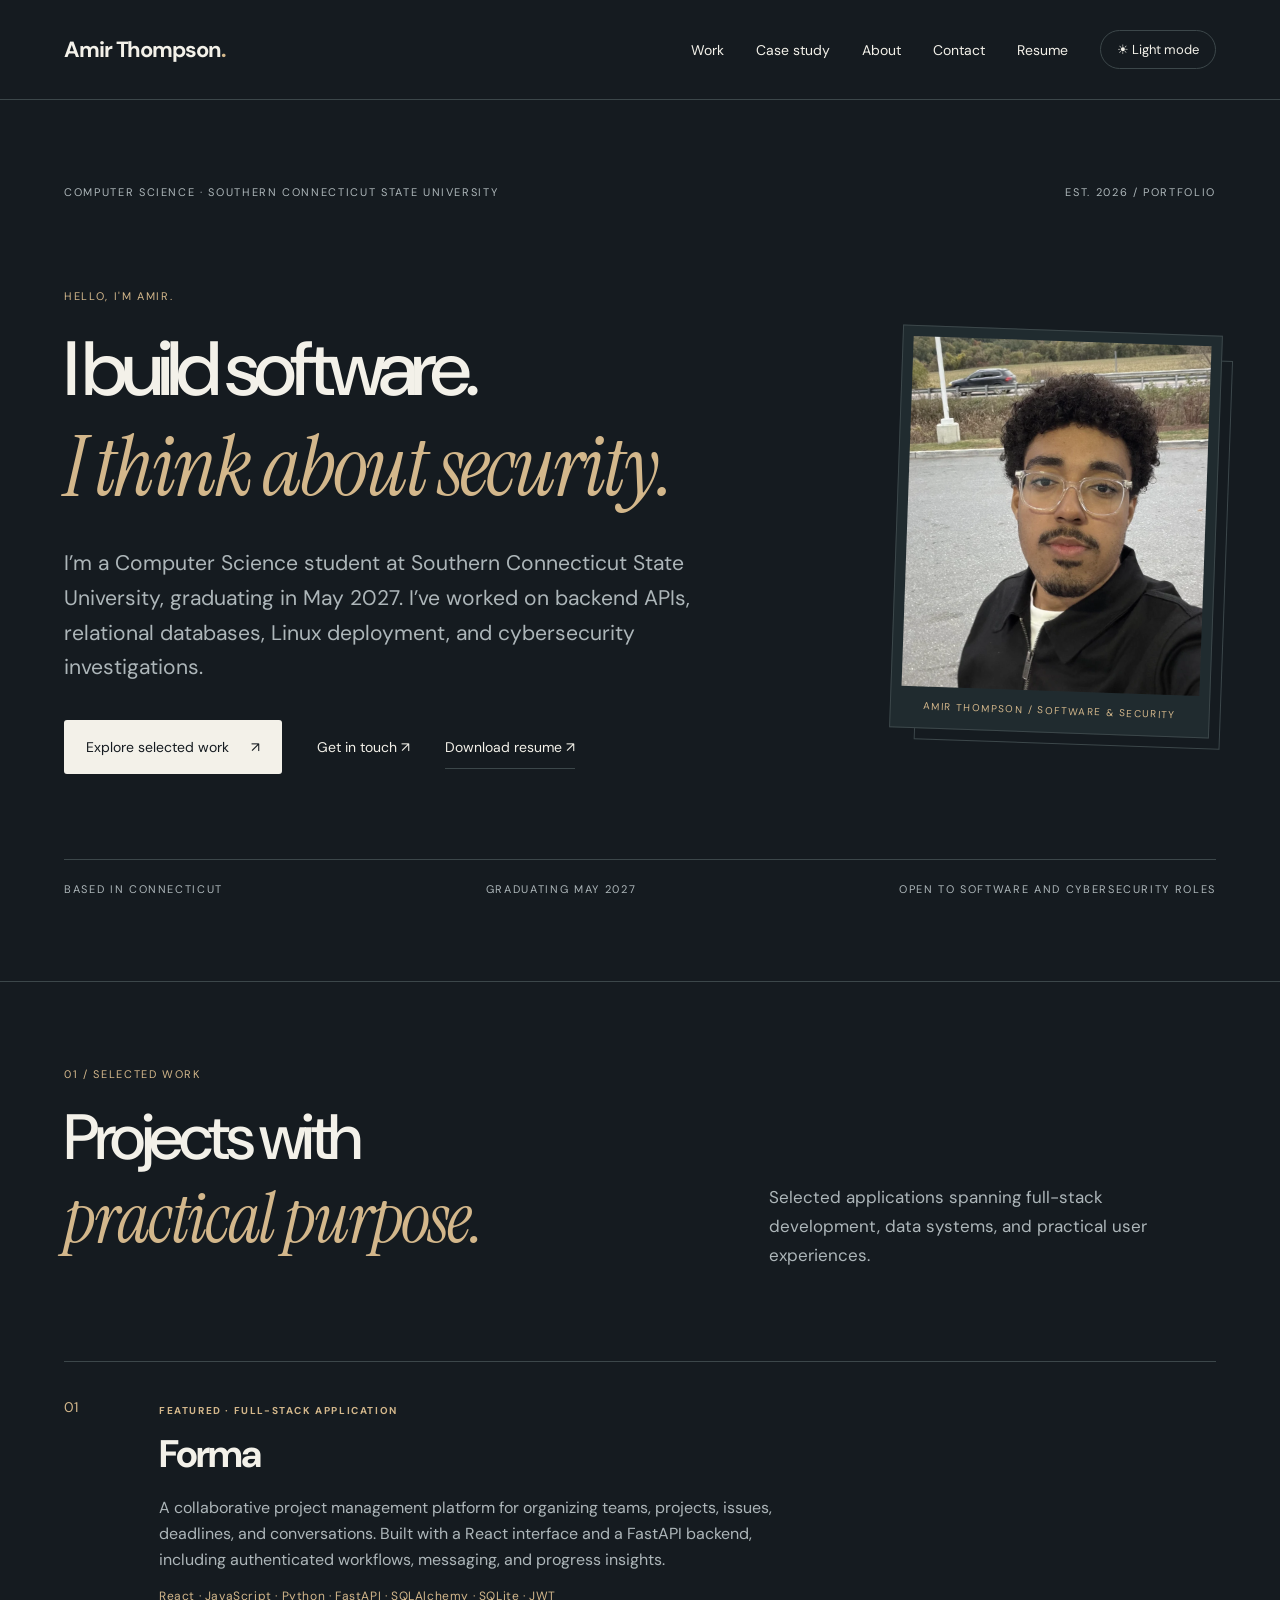
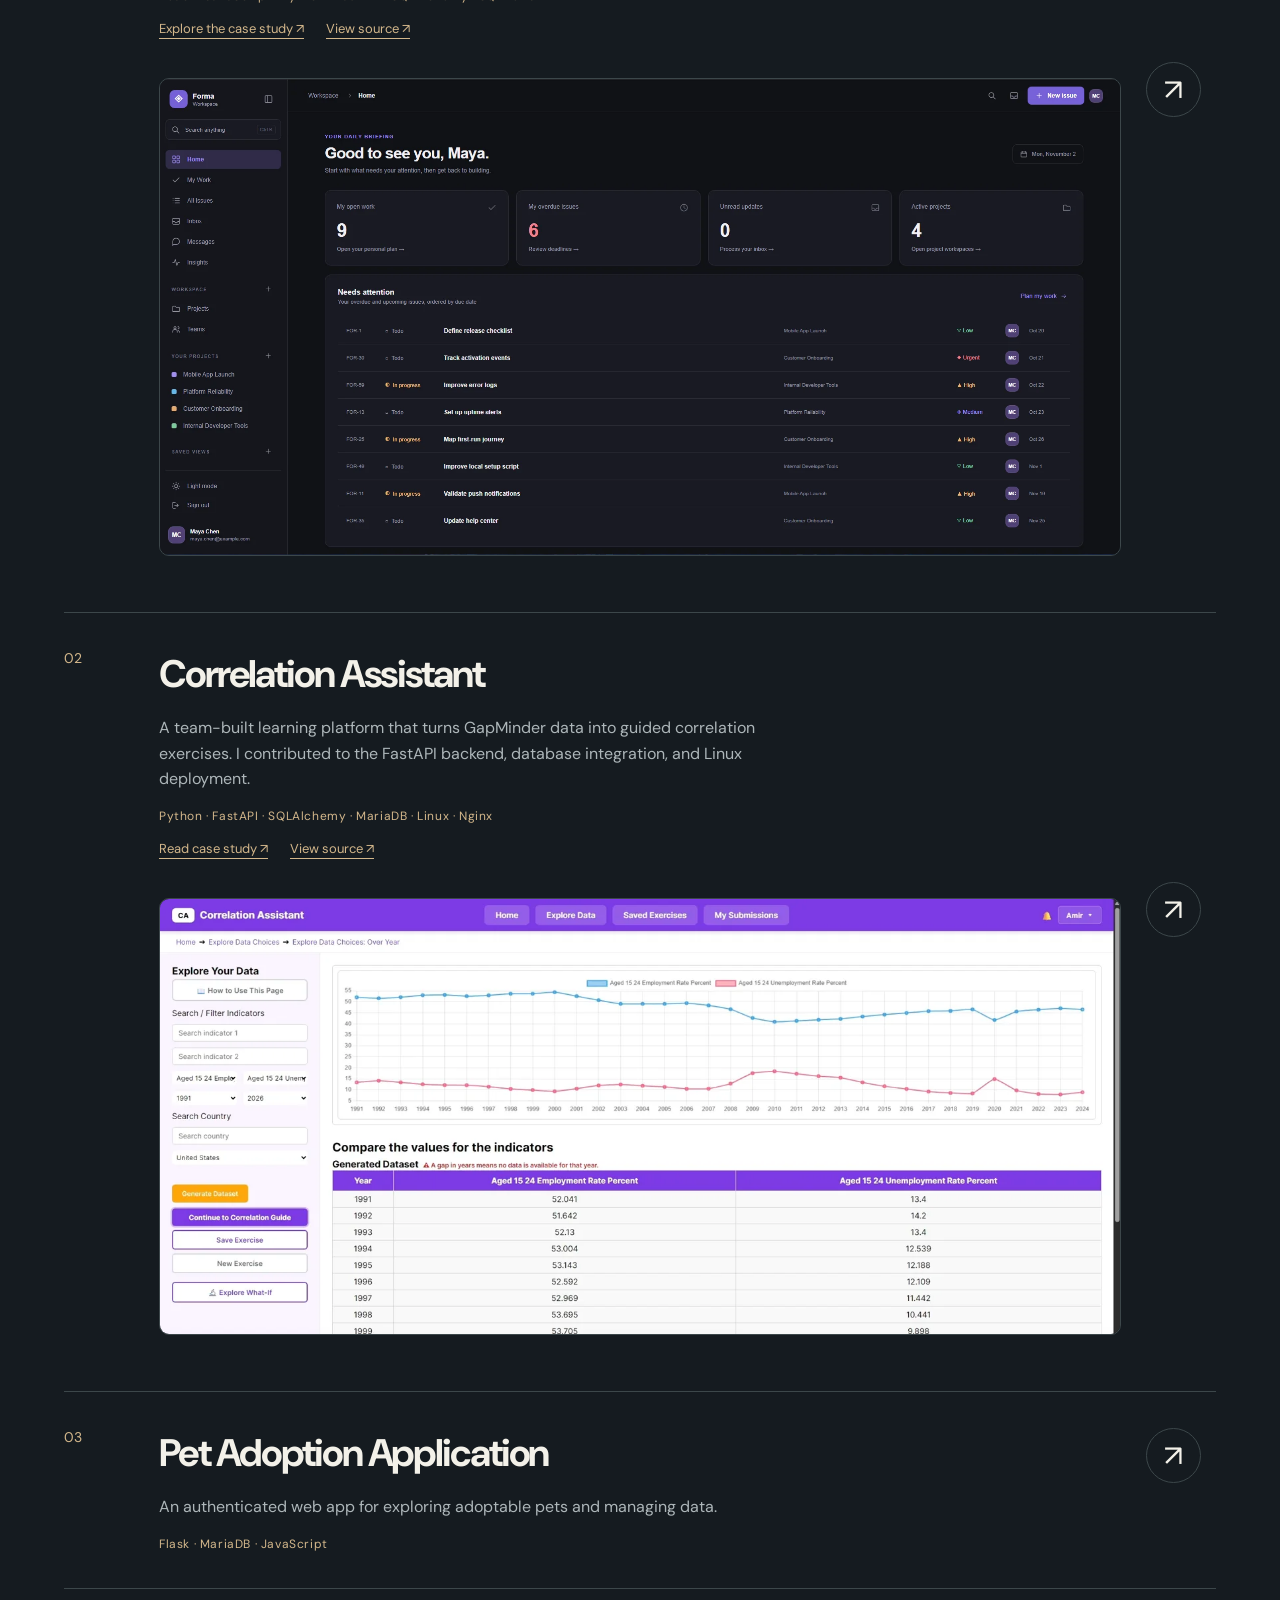
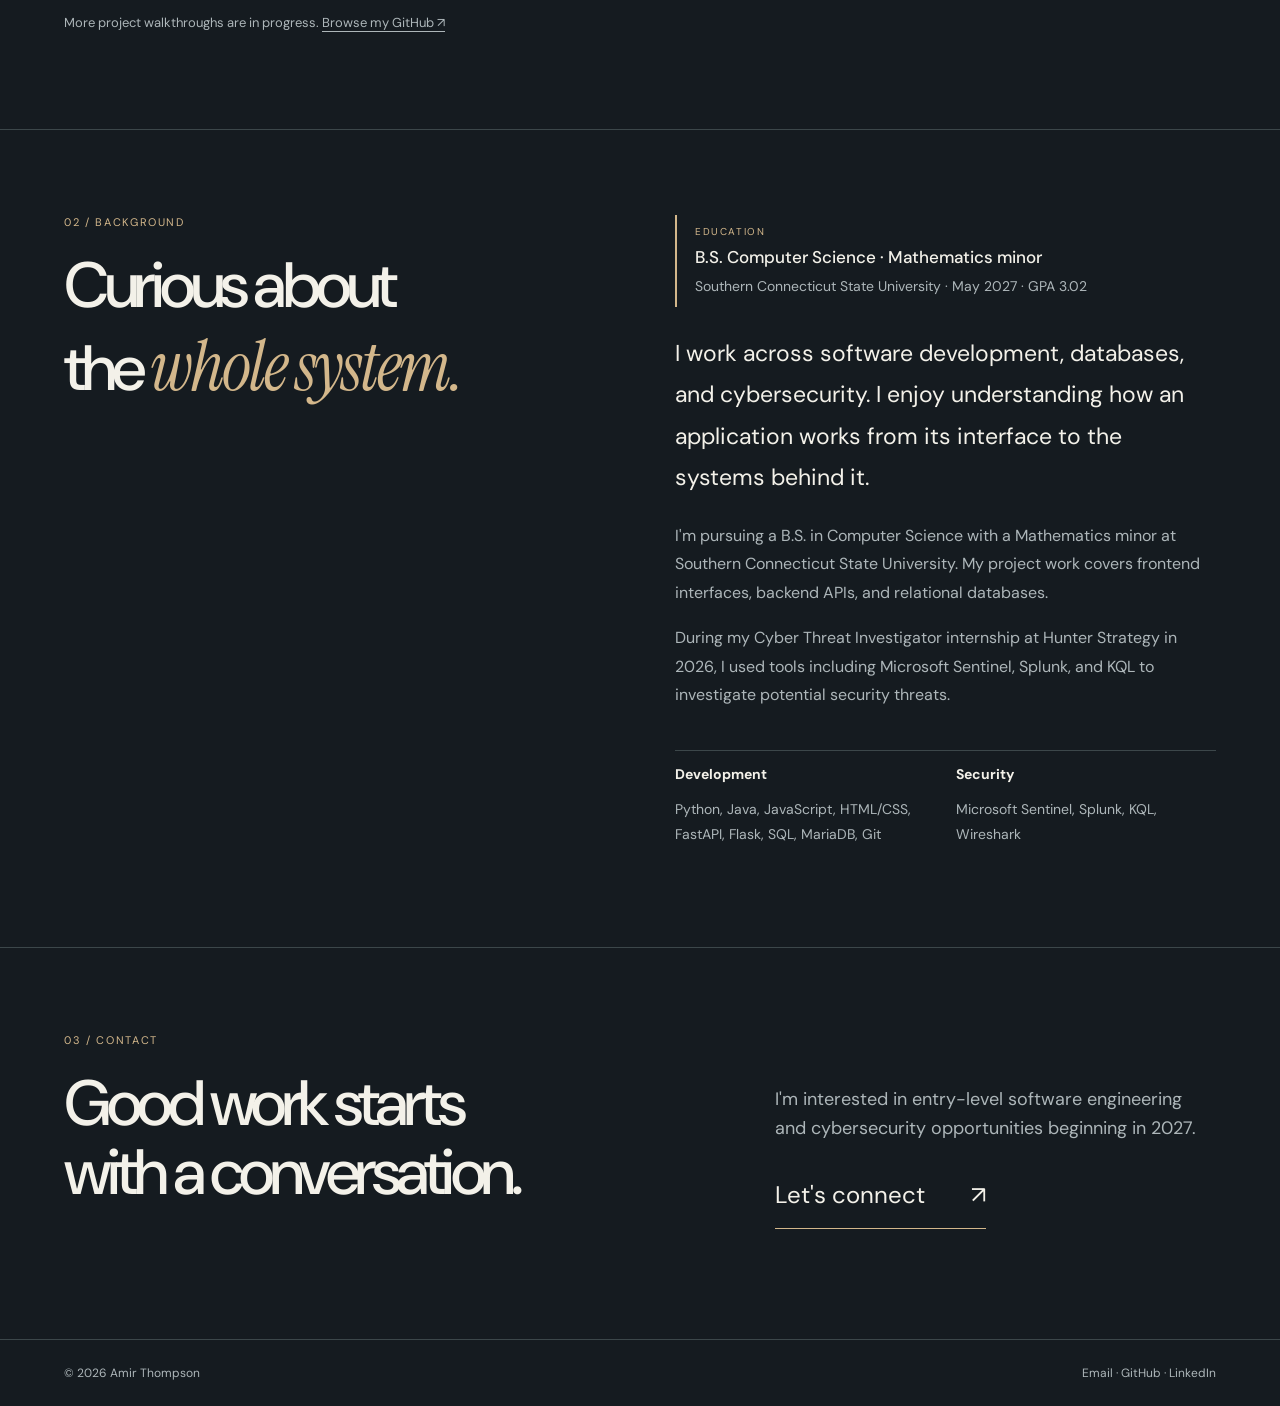
<file: index.html>
<!DOCTYPE html>

<html data-theme="dark" lang="en"><head><meta charset="utf-8"/><meta content="width=device-width,initial-scale=1" name="viewport"/><meta content="Amir Thompson. Computer Science student working across software development and cybersecurity." name="description"/><title>Amir Thompson | Software &amp; Security</title><link href="style.css" rel="stylesheet"/><script defer="" src="script.js"></script></head><body><header class="nav"><a class="wordmark" href="#home">Amir Thompson<span class="mark">.</span></a><nav aria-label="Main"><a href="#work">Work</a><a href="correlation-assistant.html">Case study</a><a href="#about">About</a><a href="#contact">Contact</a><a download="amir_thompson_resume.docx" href="amir_thompson_resume.docx">Resume</a><button data-theme-toggle="" type="button">☀ Light mode</button></nav></header><main id="home"><section class="intro"><div class="intro-top"><span>COMPUTER SCIENCE · SOUTHERN CONNECTICUT STATE UNIVERSITY</span><span>EST. 2026 / PORTFOLIO</span></div><div class="intro-grid"><div><span class="eyebrow">Hello, I'm Amir.</span><h1>I build software.<br/><em>I think about security.</em></h1><p class="lead">I’m a Computer Science student at Southern Connecticut State University, graduating in May 2027. I’ve worked on backend APIs, relational databases, Linux deployment, and cybersecurity investigations.</p><div class="intro-actions"><a class="primary-link" href="#work">Explore selected work <span>↗</span></a><a href="mailto:tybthompson@outlook.com">Get in touch ↗</a><a class="resume-link" download="amir_thompson_resume.docx" href="amir_thompson_resume.docx">Download resume ↗</a></div></div><figure class="portrait-card"><img alt="Portrait of Amir Thompson" height="1000" loading="eager" src="assets/amir_headshot.webp" width="780"/><figcaption>AMIR THOMPSON  /  SOFTWARE &amp; SECURITY</figcaption></figure></div><div class="intro-bottom"><span>Based in Connecticut</span><span>Graduating May 2027</span><span>Open to software and cybersecurity roles</span></div></section><section class="work" id="work"><div class="section-heading"><div><span class="eyebrow">01 / Selected work</span><h2>Projects with<br/><i>practical purpose.</i></h2></div><p>Selected applications spanning full-stack development, data systems, and practical user experiences.</p></div><div class="project-list"><article class="project-row">
<div class="project-index">01</div>
<div class="project-title">
<span class="featured-label">FEATURED · FULL-STACK APPLICATION</span>
<h3>Forma</h3>
<p>A collaborative project management platform for organizing teams, projects, issues, deadlines, and conversations. Built with a React interface and a FastAPI backend, including authenticated workflows, messaging, and progress insights.</p>
<div class="stack">React · JavaScript · Python · FastAPI · SQLAlchemy · SQLite · JWT</div>
<div class="project-cta">
<a href="forma.html">Explore the case study ↗</a>
<a href="https://github.com/amirt2505/forma" rel="noopener noreferrer" target="_blank">View source ↗</a>
</div>
</div>
<a aria-label="Explore Forma project management application" class="project-thumb" href="forma.html">
<img alt="Forma home dashboard showing task priorities, overdue issues, and active projects" loading="lazy" src="assets/forma-home.webp"/>
</a>
<a aria-label="Read Forma case study" class="project-action" href="forma.html">↗</a>
</article><article class="project-row"><div class="project-index">02</div><div class="project-title"><h3>Correlation Assistant</h3><p>A team-built learning platform that turns GapMinder data into guided correlation exercises. I contributed to the FastAPI backend, database integration, and Linux deployment.</p><div class="stack">Python · FastAPI · SQLAlchemy · MariaDB · Linux · Nginx</div><div class="project-cta"><a href="correlation-assistant.html">Read case study ↗</a><a href="https://github.com/GK2026/CSC-400-Project" rel="noopener noreferrer" target="_blank">View source ↗</a></div></div><a aria-label="Read Correlation Assistant case study" class="project-thumb" href="correlation-assistant.html"><img alt="Correlation Assistant line chart comparing employment and unemployment rates across years" loading="lazy" src="assets/data-explorer.webp"/></a><a aria-label="View Correlation Assistant repository" class="project-action" href="https://github.com/GK2026/CSC-400-Project" rel="noopener" target="_blank">↗</a></article><article class="project-row"><div class="project-index">03</div><div class="project-title"><h3><a href="https://github.com/amirt2505/PetAdoptionSite" rel="noopener noreferrer" target="_blank">Pet Adoption Application</a></h3><p>An authenticated web app for exploring adoptable pets and managing data.</p><div class="stack">Flask · MariaDB · JavaScript</div></div><a aria-label="View Pet Adoption Application repository on GitHub" class="project-action" href="https://github.com/amirt2505/PetAdoptionSite" rel="noopener noreferrer" target="_blank">↗</a></article></div><p class="project-note">More project walkthroughs are in progress. <a href="https://github.com/amirt2505" rel="noopener noreferrer" target="_blank">Browse my GitHub ↗</a></p></section><section class="about" id="about"><div class="about-left"><span class="eyebrow">02 / Background</span><h2>Curious about<br/>the <i>whole system.</i></h2></div><div class="about-right"><div class="education-note"><span>EDUCATION</span><strong>B.S. Computer Science · Mathematics minor</strong><small>Southern Connecticut State University · May 2027 · GPA 3.02</small></div><p class="about-lead">I work across software development, databases, and cybersecurity. I enjoy understanding how an application works from its interface to the systems behind it.</p><p>I'm pursuing a B.S. in Computer Science with a Mathematics minor at Southern Connecticut State University. My project work covers frontend interfaces, backend APIs, and relational databases.</p><p>During my Cyber Threat Investigator internship at Hunter Strategy in 2026, I used tools including Microsoft Sentinel, Splunk, and KQL to investigate potential security threats.</p><div class="expertise"><div><h3>Development</h3><p>Python, Java, JavaScript, HTML/CSS, FastAPI, Flask, SQL, MariaDB, Git</p></div><div><h3>Security</h3><p>Microsoft Sentinel, Splunk, KQL, Wireshark</p></div></div></div></section><section class="contact" id="contact"><span class="eyebrow">03 / Contact</span><div class="contact-grid"><h2>Good work starts<br/>with a conversation.</h2><div><p>I'm interested in entry-level software engineering and cybersecurity opportunities beginning in 2027.</p><a class="contact-link" href="mailto:tybthompson@outlook.com">Let's connect <span>↗</span></a></div></div></section></main><footer><span>© <span data-year="">2026</span> Amir Thompson</span><span><a href="mailto:tybthompson@outlook.com">Email</a> · <a href="https://github.com/amirt2505" rel="noopener" target="_blank">GitHub</a> · <a href="https://www.linkedin.com/in/amir-thompson-aa70aa280" rel="noopener" target="_blank">LinkedIn</a></span></footer></body></html>
</file>
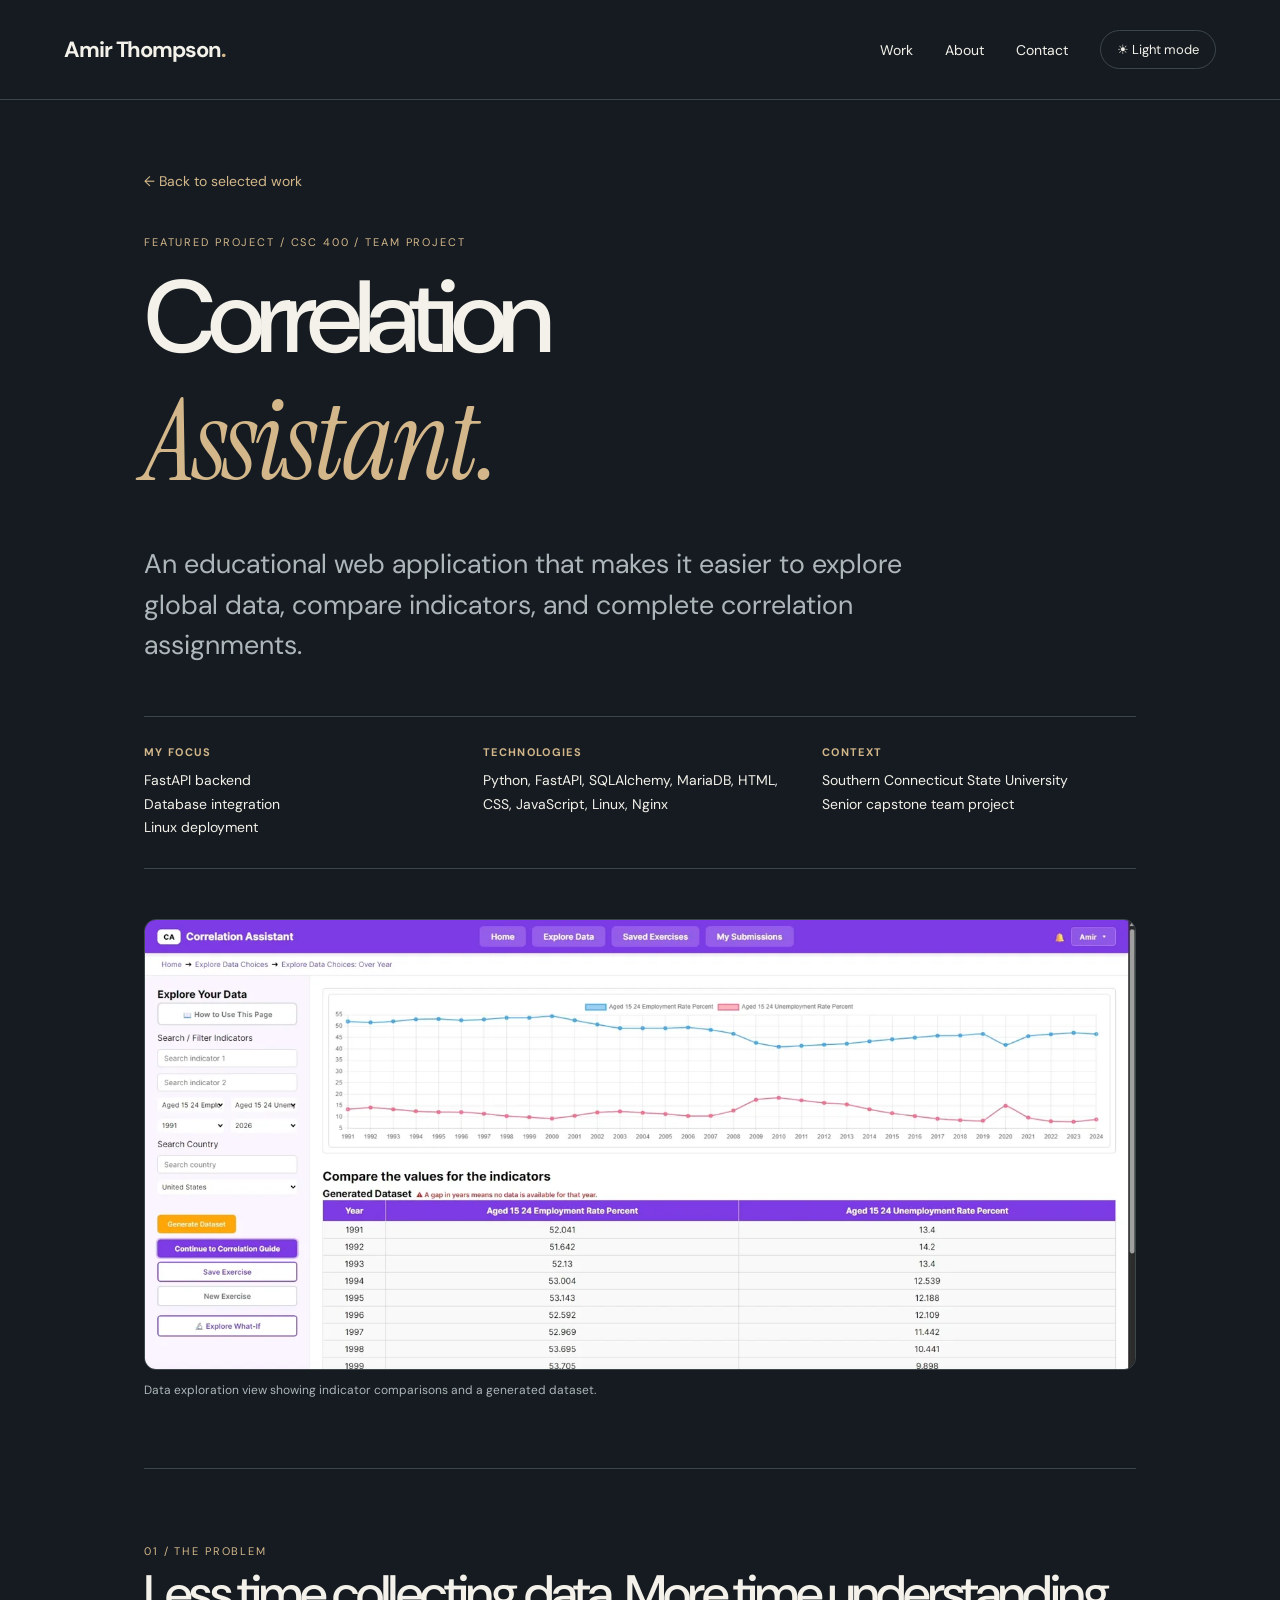
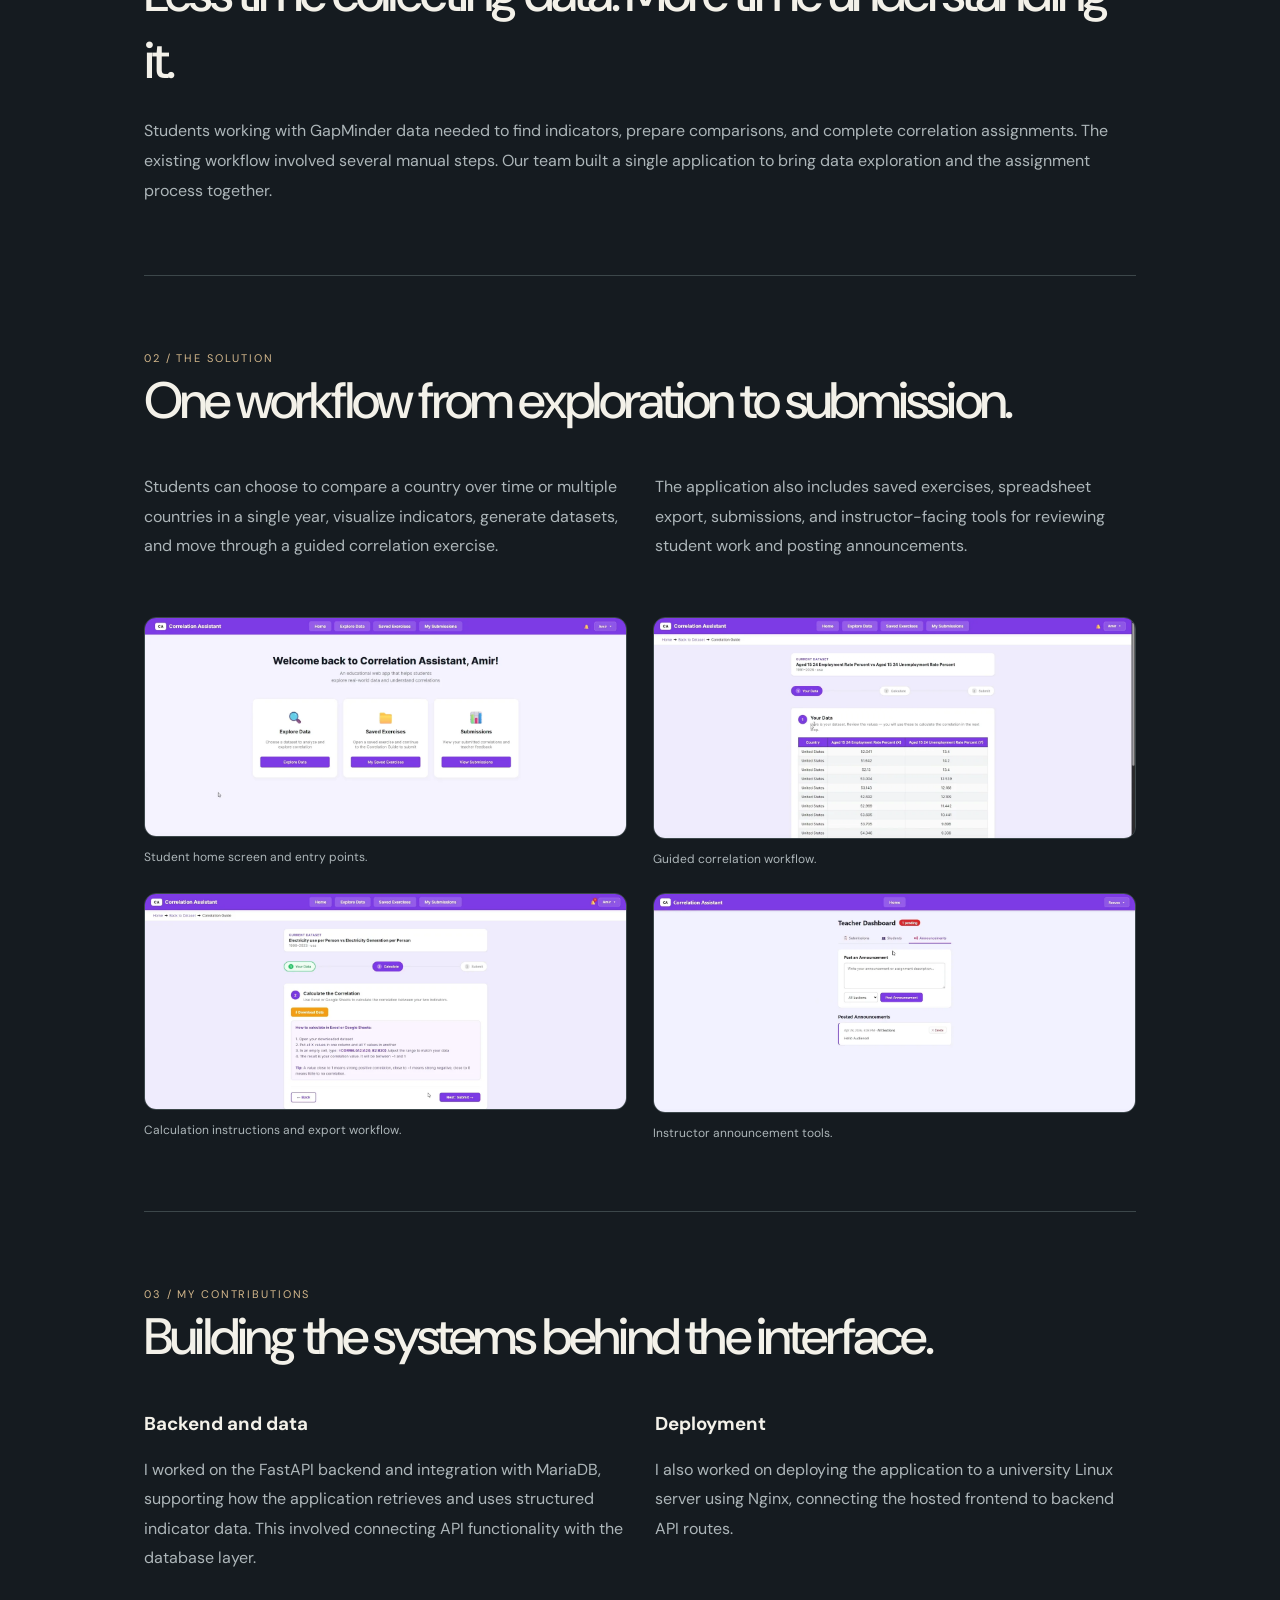
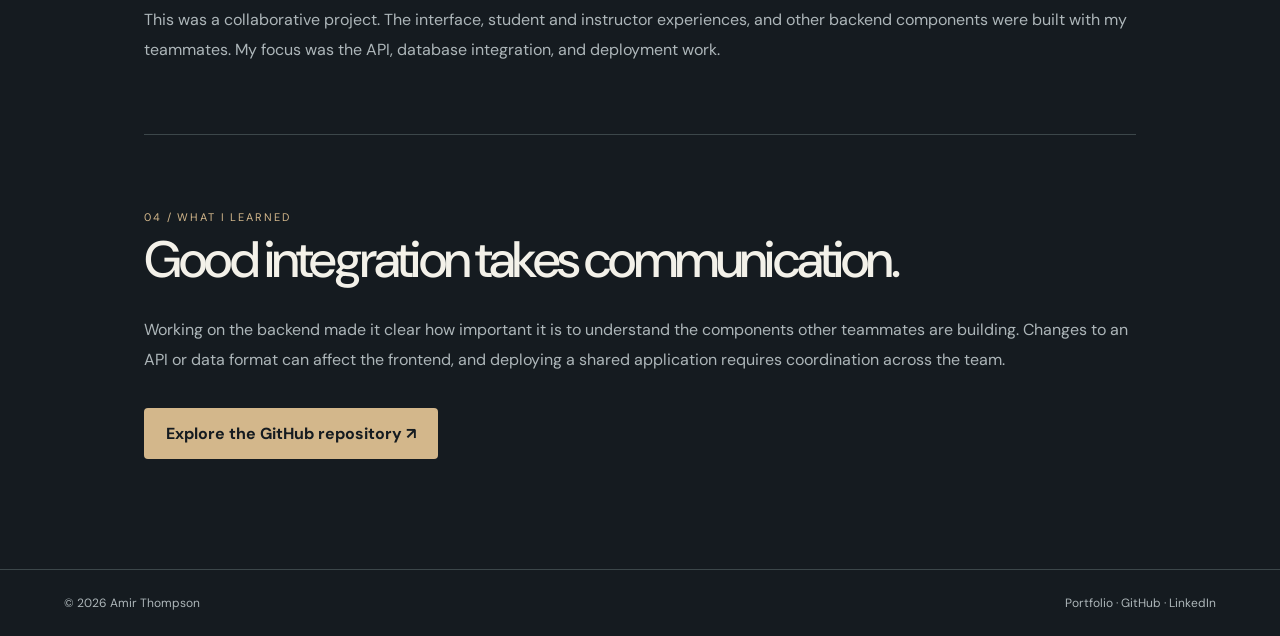
<file: correlation-assistant.html>
<!doctype html><html lang="en" data-theme="dark"><head><meta charset="utf-8"><meta name="viewport" content="width=device-width,initial-scale=1"><meta name="description" content="Correlation Assistant case study. Amir Thompson's contributions to FastAPI backend, database integration, and deployment."><title>Correlation Assistant | Amir Thompson</title><link rel="stylesheet" href="style.css"><script defer src="script.js"></script></head><body><header class="nav"><a class="wordmark" href="index.html">Amir Thompson<span class="mark">.</span></a><nav aria-label="Main"><a href="index.html#work">Work</a><a href="index.html#about">About</a><a href="index.html#contact">Contact</a><button data-theme-toggle type="button">☀ Light mode</button></nav></header><main><article class="case-wrap"><a class="case-back" href="index.html#work">← Back to selected work</a><div class="case-kicker">Featured project / CSC 400 / Team project</div><h1 class="case-title">Correlation<br><em>Assistant.</em></h1><p class="case-intro">An educational web application that makes it easier to explore global data, compare indicators, and complete correlation assignments.</p><div class="case-meta"><div><strong>My focus</strong><span>FastAPI backend<br>Database integration<br>Linux deployment</span></div><div><strong>Technologies</strong><span>Python, FastAPI, SQLAlchemy, MariaDB, HTML, CSS, JavaScript, Linux, Nginx</span></div><div><strong>Context</strong><span>Southern Connecticut State University<br>Senior capstone team project</span></div></div><figure class="case-hero"><img src="assets/data-explorer.webp" alt="Correlation Assistant data explorer showing two indicators plotted over time"><figcaption>Data exploration view showing indicator comparisons and a generated dataset.</figcaption></figure><section class="case-section"><span class="case-kicker">01 / The problem</span><h2>Less time collecting data. More time understanding it.</h2><p>Students working with GapMinder data needed to find indicators, prepare comparisons, and complete correlation assignments. The existing workflow involved several manual steps. Our team built a single application to bring data exploration and the assignment process together.</p></section><section class="case-section"><span class="case-kicker">02 / The solution</span><h2>One workflow from exploration to submission.</h2><div class="case-grid"><p>Students can choose to compare a country over time or multiple countries in a single year, visualize indicators, generate datasets, and move through a guided correlation exercise.</p><p>The application also includes saved exercises, spreadsheet export, submissions, and instructor-facing tools for reviewing student work and posting announcements.</p></div><div class="case-gallery"><figure><img src="assets/home.webp" loading="lazy" alt="Correlation Assistant student home screen"><figcaption>Student home screen and entry points.</figcaption></figure><figure><img src="assets/correlation-guide.webp" loading="lazy" alt="Correlation Assistant guided dataset review"><figcaption>Guided correlation workflow.</figcaption></figure><figure><img src="assets/calculation.webp" loading="lazy" alt="Instructions for calculating Pearson correlation using a spreadsheet"><figcaption>Calculation instructions and export workflow.</figcaption></figure><figure><img src="assets/announcements.webp" loading="lazy" alt="Instructor dashboard announcements panel"><figcaption>Instructor announcement tools.</figcaption></figure></div></section><section class="case-section"><span class="case-kicker">03 / My contributions</span><h2>Building the systems behind the interface.</h2><div class="case-grid"><div><h3>Backend and data</h3><p>I worked on the FastAPI backend and integration with MariaDB, supporting how the application retrieves and uses structured indicator data. This involved connecting API functionality with the database layer.</p></div><div><h3>Deployment</h3><p>I also worked on deploying the application to a university Linux server using Nginx, connecting the hosted frontend to backend API routes.</p></div></div><p>This was a collaborative project. The interface, student and instructor experiences, and other backend components were built with my teammates. My focus was the API, database integration, and deployment work.</p></section><section class="case-section"><span class="case-kicker">04 / What I learned</span><h2>Good integration takes communication.</h2><p>Working on the backend made it clear how important it is to understand the components other teammates are building. Changes to an API or data format can affect the frontend, and deploying a shared application requires coordination across the team.</p><a class="case-link" href="https://github.com/GK2026/CSC-400-Project" target="_blank" rel="noopener noreferrer">Explore the GitHub repository ↗</a></section></article></main><footer><span>© <span data-year>2026</span> Amir Thompson</span><span><a href="index.html">Portfolio</a> · <a href="https://github.com/amirt2505" target="_blank" rel="noopener noreferrer">GitHub</a> · <a href="https://www.linkedin.com/in/amir-thompson-aa70aa280" target="_blank" rel="noopener noreferrer">LinkedIn</a></span></footer></body></html>
</file>
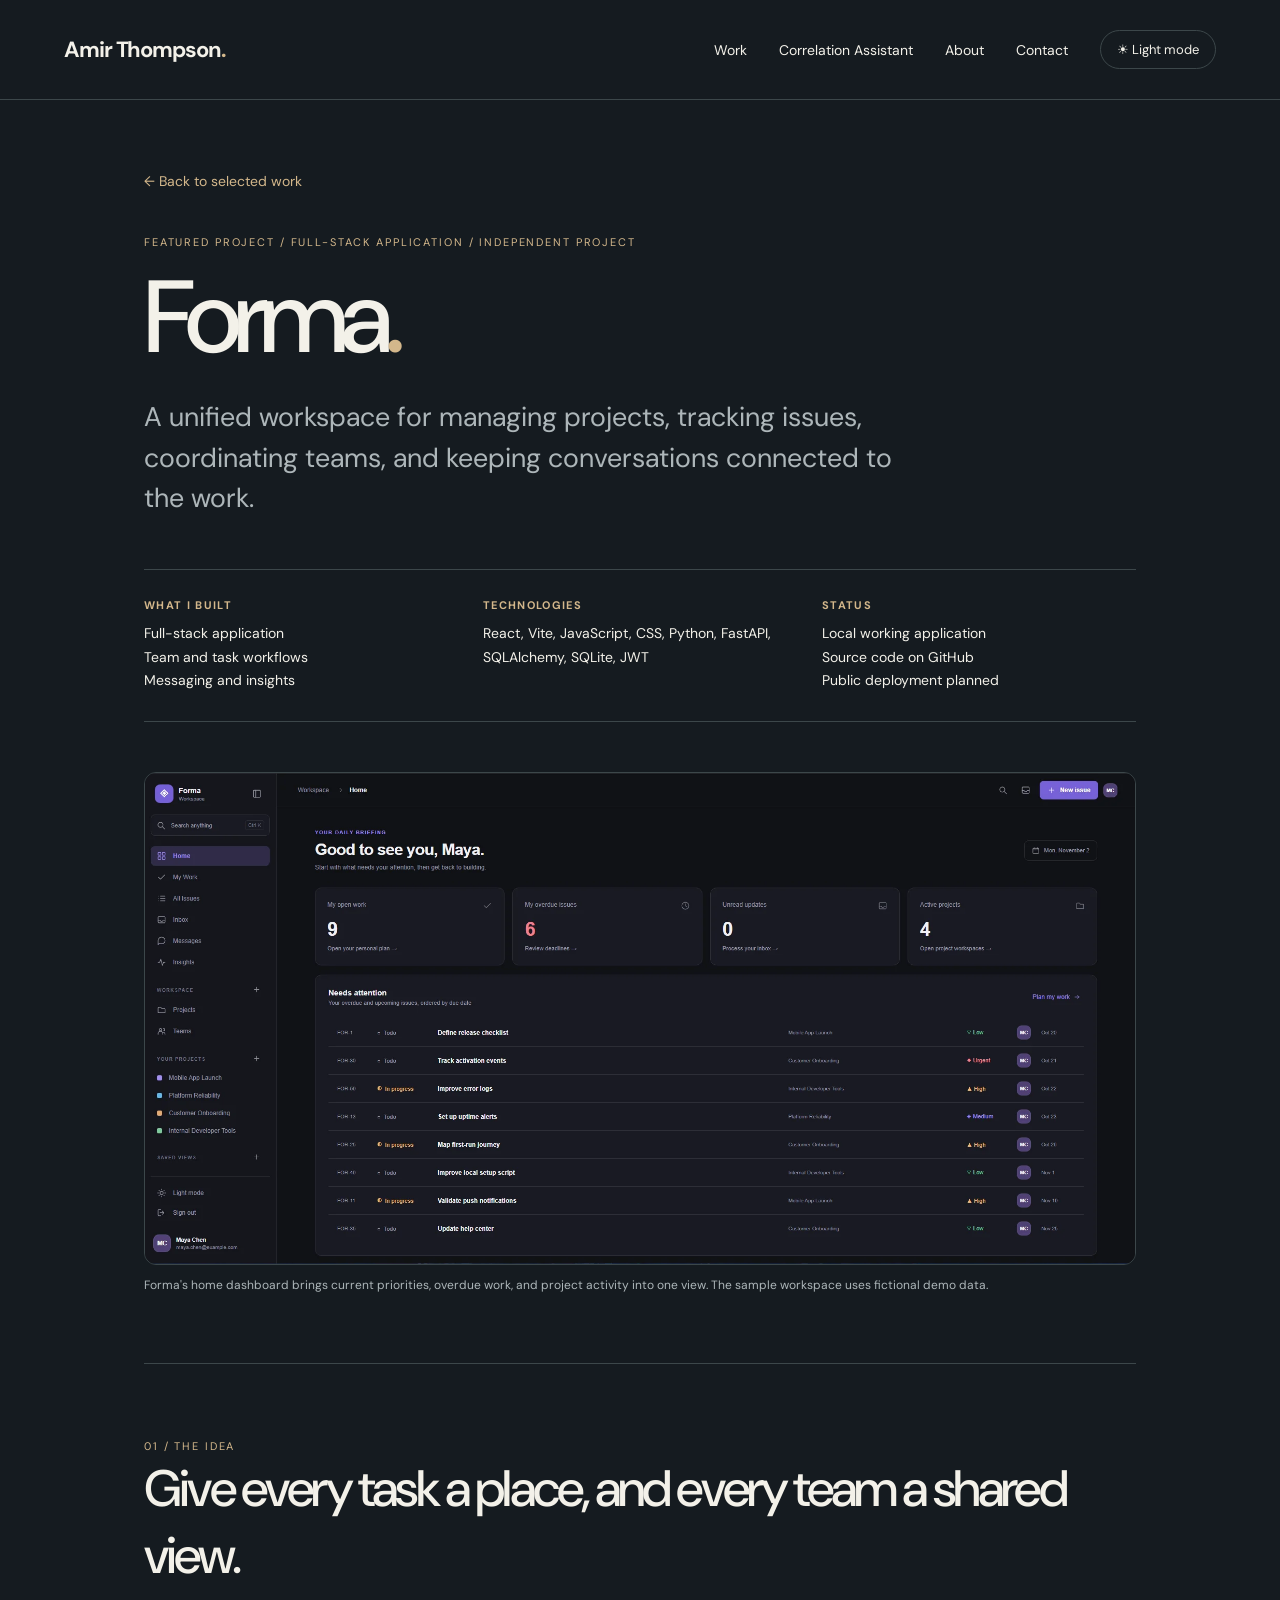
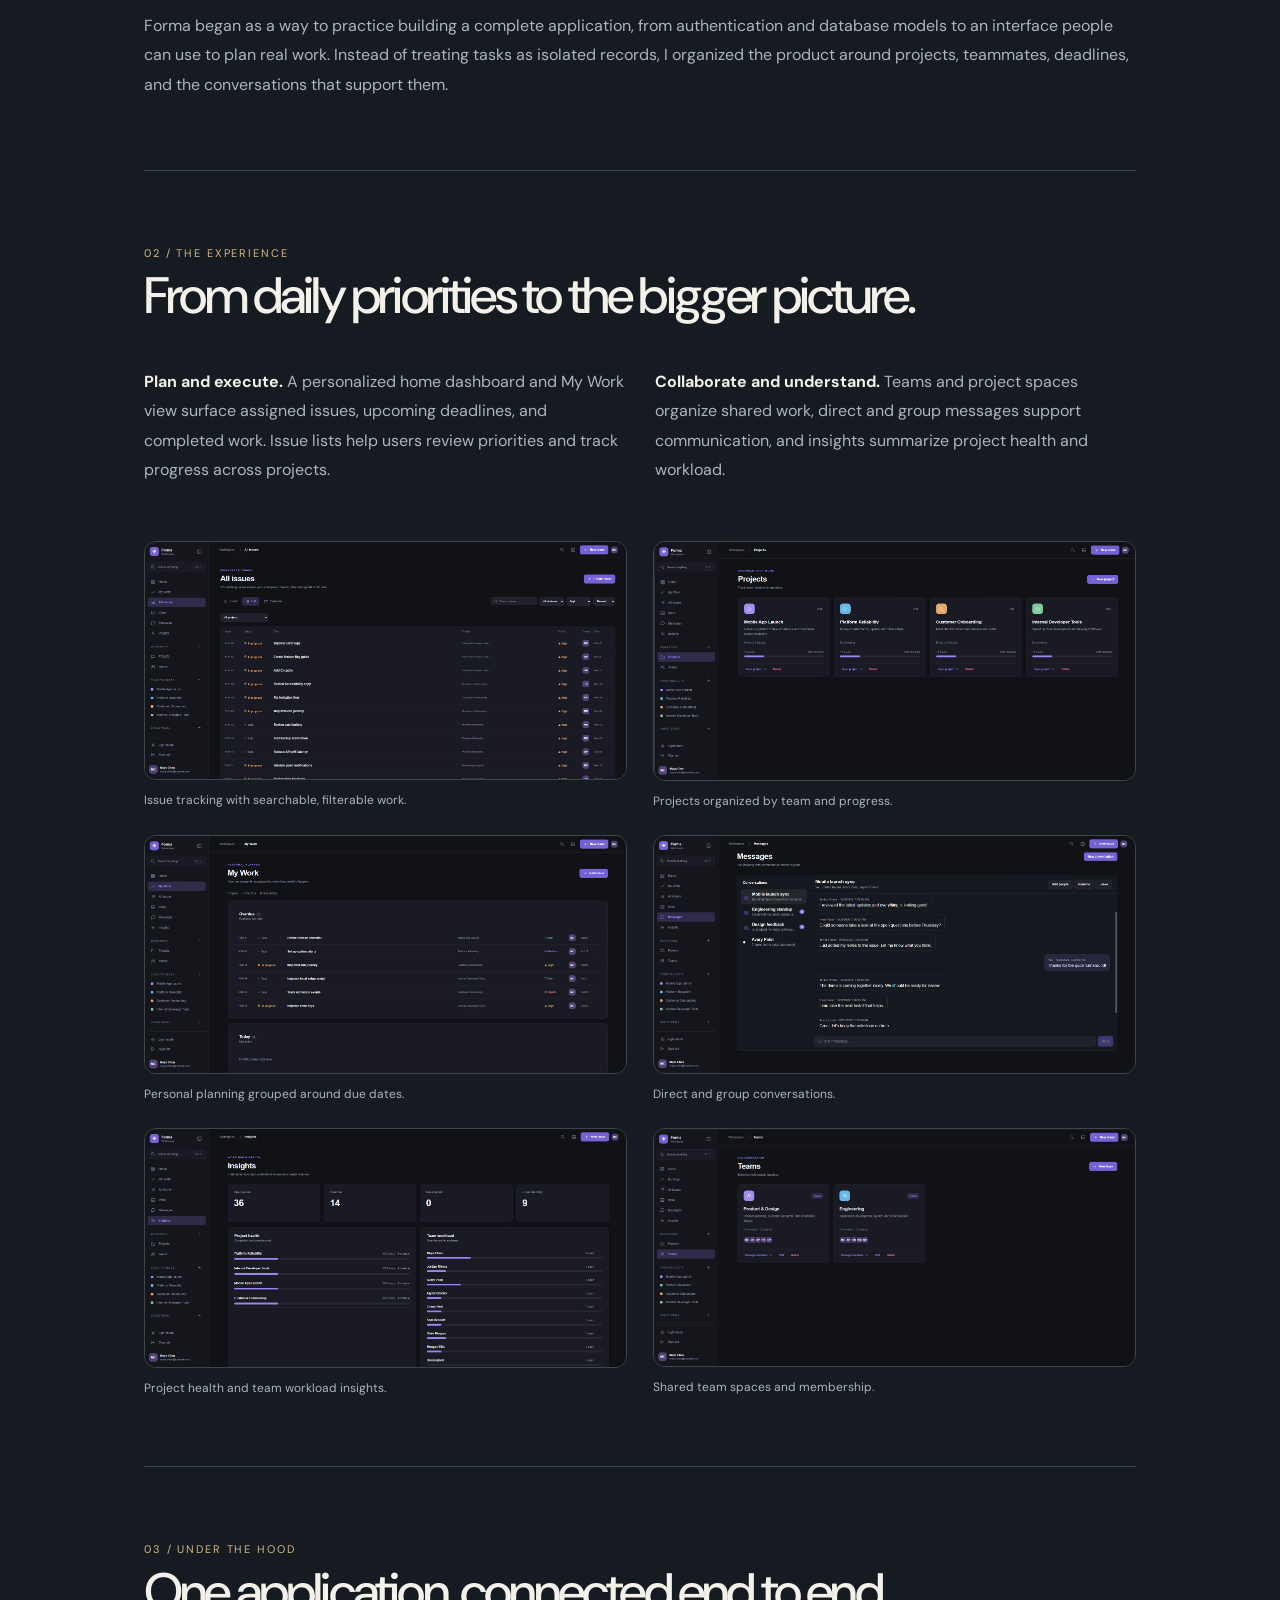
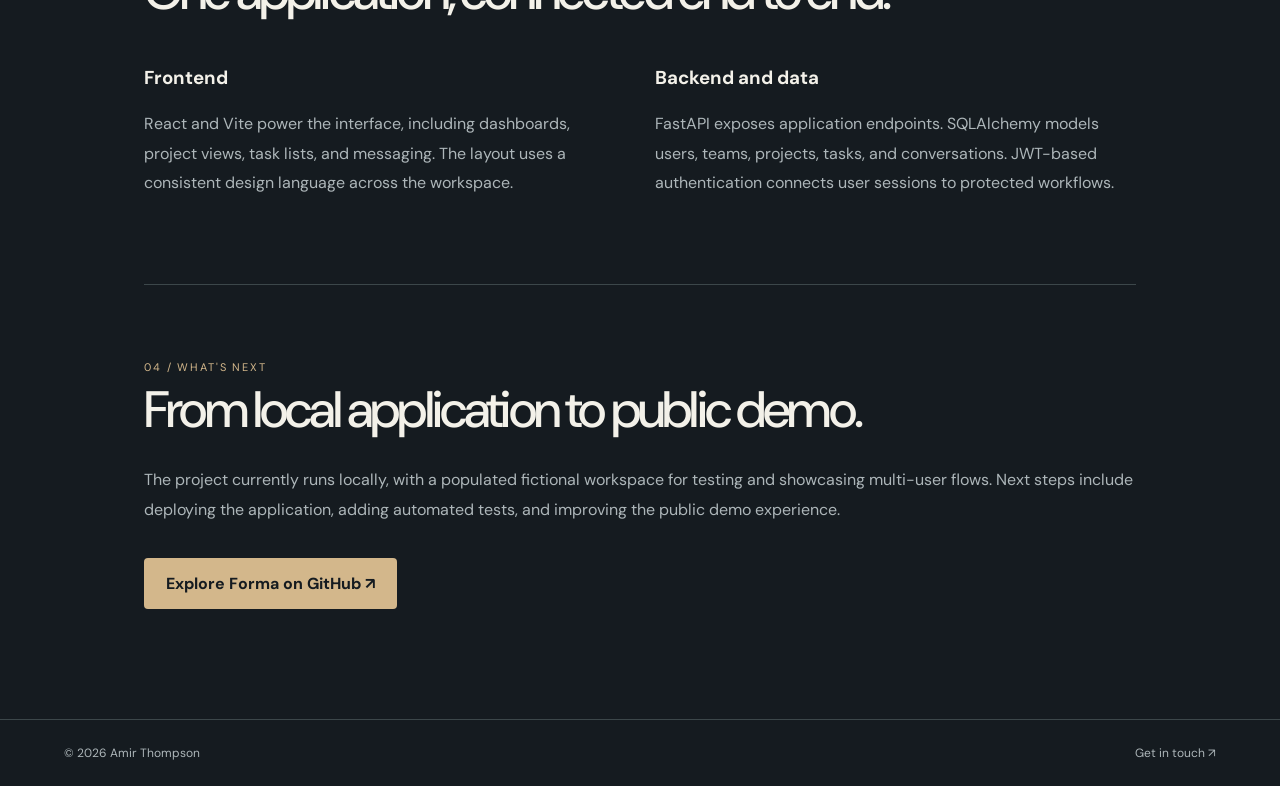
<file: forma.html>
<!doctype html>
<html lang="en" data-theme="dark">
<head>
  <meta charset="utf-8">
  <meta name="viewport" content="width=device-width,initial-scale=1">
  <meta name="description" content="Forma case study: a full-stack project management application built with React, FastAPI, SQLAlchemy and JWT authentication.">
  <title>Forma | Amir Thompson</title>
  <link rel="stylesheet" href="style.css">
  <script defer src="script.js"></script>
</head>
<body>
<header class="nav">
  <a class="wordmark" href="index.html">Amir Thompson<span class="mark">.</span></a>
  <nav aria-label="Main">
    <a href="index.html#work">Work</a>
    <a href="correlation-assistant.html">Correlation Assistant</a>
    <a href="index.html#about">About</a>
    <a href="index.html#contact">Contact</a>
    <button data-theme-toggle type="button">☀ Light mode</button>
  </nav>
</header>
<main>
<article class="case-wrap">
  <a class="case-back" href="index.html#work">← Back to selected work</a>
  <div class="case-kicker">Featured project / Full-stack application / Independent project</div>
  <h1 class="case-title">Forma<span class="mark">.</span></h1>
  <p class="case-intro">A unified workspace for managing projects, tracking issues, coordinating teams, and keeping conversations connected to the work.</p>
  <div class="case-meta">
    <div><strong>What I built</strong><span>Full-stack application<br>Team and task workflows<br>Messaging and insights</span></div>
    <div><strong>Technologies</strong><span>React, Vite, JavaScript, CSS, Python, FastAPI, SQLAlchemy, SQLite, JWT</span></div>
    <div><strong>Status</strong><span>Local working application<br>Source code on GitHub<br>Public deployment planned</span></div>
  </div>
  <figure class="case-hero">
    <img src="assets/forma-home.webp" alt="Forma dashboard with personalized task counts, deadlines, and an issues needing attention list">
    <figcaption>Forma's home dashboard brings current priorities, overdue work, and project activity into one view. The sample workspace uses fictional demo data.</figcaption>
  </figure>
  <section class="case-section">
    <span class="case-kicker">01 / The idea</span>
    <h2>Give every task a place, and every team a shared view.</h2>
    <p>Forma began as a way to practice building a complete application, from authentication and database models to an interface people can use to plan real work. Instead of treating tasks as isolated records, I organized the product around projects, teammates, deadlines, and the conversations that support them.</p>
  </section>
  <section class="case-section">
    <span class="case-kicker">02 / The experience</span>
    <h2>From daily priorities to the bigger picture.</h2>
    <div class="case-grid">
      <p><strong>Plan and execute.</strong> A personalized home dashboard and My Work view surface assigned issues, upcoming deadlines, and completed work. Issue lists help users review priorities and track progress across projects.</p>
      <p><strong>Collaborate and understand.</strong> Teams and project spaces organize shared work, direct and group messages support communication, and insights summarize project health and workload.</p>
    </div>
    <div class="case-gallery">
      <figure><img src="assets/forma-issues.webp" loading="lazy" alt="Forma all-issues list with status, priority, project, and assignee columns"><figcaption>Issue tracking with searchable, filterable work.</figcaption></figure>
      <figure><img src="assets/forma-projects.webp" loading="lazy" alt="Forma projects cards with descriptions and completion bars"><figcaption>Projects organized by team and progress.</figcaption></figure>
      <figure><img src="assets/forma-my-work.webp" loading="lazy" alt="Forma personal planner showing overdue tasks"><figcaption>Personal planning grouped around due dates.</figcaption></figure>
      <figure><img src="assets/forma-messages.webp" loading="lazy" alt="Forma group messaging conversation with team members"><figcaption>Direct and group conversations.</figcaption></figure>
      <figure><img src="assets/forma-insights.webp" loading="lazy" alt="Forma insights dashboard showing issue metrics and workload bars"><figcaption>Project health and team workload insights.</figcaption></figure>
      <figure><img src="assets/forma-teams.webp" loading="lazy" alt="Forma team cards showing members and related projects"><figcaption>Shared team spaces and membership.</figcaption></figure>
    </div>
  </section>
  <section class="case-section">
    <span class="case-kicker">03 / Under the hood</span>
    <h2>One application, connected end to end.</h2>
    <div class="case-grid">
      <div><h3>Frontend</h3><p>React and Vite power the interface, including dashboards, project views, task lists, and messaging. The layout uses a consistent design language across the workspace.</p></div>
      <div><h3>Backend and data</h3><p>FastAPI exposes application endpoints. SQLAlchemy models users, teams, projects, tasks, and conversations. JWT-based authentication connects user sessions to protected workflows.</p></div>
    </div>
  </section>
  <section class="case-section">
    <span class="case-kicker">04 / What's next</span>
    <h2>From local application to public demo.</h2>
    <p>The project currently runs locally, with a populated fictional workspace for testing and showcasing multi-user flows. Next steps include deploying the application, adding automated tests, and improving the public demo experience.</p>
    <a class="case-link" href="https://github.com/amirt2505/forma" target="_blank" rel="noopener noreferrer">Explore Forma on GitHub ↗</a>
  </section>
</article>
</main>
<footer><span>© <span data-year></span> Amir Thompson</span><a href="index.html#contact">Get in touch ↗</a></footer>
</body>
</html>
</file>
<file: style.css>
@import url('https://fonts.googleapis.com/css2?family=DM+Sans:wght@400;500;600;700&family=Instrument+Serif:ital@0;1&display=swap');:root{font-family:'DM Sans',sans-serif;color-scheme:dark;--bg:#151b20;--fg:#f3f1e9;--muted:#adb6b9;--line:#3c474a;--accent:#d3b78b;--panel:#202b2f}html[data-theme=light]{color-scheme:light;--bg:#f5f2ea;--fg:#20272a;--muted:#697173;--line:#c7cac5;--accent:#86623c;--panel:#e9e7df}*{box-sizing:border-box}html{scroll-behavior:smooth}body{margin:0;background:var(--bg);color:var(--fg)}a{color:inherit;text-decoration:none}button{font:inherit}.nav{max-width:1450px;margin:auto;padding:30px 5vw;display:flex;align-items:center;justify-content:space-between;border-bottom:1px solid var(--line)}.wordmark{font-weight:700;font-size:22px;letter-spacing:-.05em}.mark{color:var(--accent)}nav{display:flex;align-items:center;gap:32px}nav a{font-size:14px}nav button{background:transparent;color:var(--fg);border:1px solid var(--line);border-radius:100px;padding:10px 16px;cursor:pointer;font-size:13px}a:hover{color:var(--accent)}main{overflow:hidden}.intro,.work,.about,.contact{max-width:1450px;margin:auto;padding:85px 5vw}.intro{min-height:80vh}.intro-top,.intro-bottom,.eyebrow{font-size:11px;text-transform:uppercase;letter-spacing:.15em;color:var(--muted)}.intro-top{display:flex;justify-content:space-between;gap:20px}.intro-grid{display:grid;grid-template-columns:1.55fr .65fr;align-items:center;gap:70px;padding:90px 0 85px}.eyebrow{display:block;color:var(--accent)}h1{font-size:clamp(48px,6vw,100px);line-height:1.08;letter-spacing:-.075em;font-weight:500;margin:25px 0}h1 em,h2 i{font:italic 1.1em 'Instrument Serif',serif;letter-spacing:-.03em;color:var(--accent)}.lead{max-width:680px;font-size:clamp(18px,1.65vw,23px);line-height:1.65;color:var(--muted)}.intro-actions{display:flex;align-items:center;gap:35px;margin-top:35px;font-size:14px}.primary-link{background:var(--fg);color:var(--bg);padding:18px 22px;border-radius:3px}.primary-link span{margin-left:18px}.primary-link:hover{background:var(--accent);color:var(--bg)}.monogram{aspect-ratio:1;max-width:360px;border:1px solid var(--line);padding:14px;transform:rotate(5deg);background:var(--panel);box-shadow:25px 25px 0 -10px var(--bg),25px 25px 0 -9px var(--line)}.monogram-inner{border:1px solid var(--line);height:85%;display:flex;justify-content:center;align-items:center;gap:0}.monogram-inner span{font:clamp(100px,12vw,180px) 'Instrument Serif',serif;line-height:1}.monogram-inner span:last-child{font-style:italic;color:var(--accent);margin-left:-15px;margin-top:40px}.monogram-caption{text-align:center;font-size:10px;letter-spacing:.2em;padding-top:13px;color:var(--muted)}.intro-bottom{border-top:1px solid var(--line);padding-top:22px;display:flex;justify-content:space-between;gap:20px}.work{border-top:1px solid var(--line)}.section-heading{display:grid;grid-template-columns:1.4fr 1fr;align-items:end;gap:80px;margin-bottom:75px}.section-heading h2,.about h2,.contact h2{font-size:clamp(42px,5vw,78px);font-weight:500;line-height:1.08;letter-spacing:-.07em;margin:22px 0}.section-heading>p{max-width:390px;font-size:17px;line-height:1.7;color:var(--muted)}.project-row{display:grid;grid-template-columns:70px 1fr 70px;gap:25px;align-items:start;padding:36px 0;border-top:1px solid var(--line);transition:padding .2s}.project-row:last-child{border-bottom:1px solid var(--line)}.project-row:hover{padding-left:14px}.project-index{color:var(--accent);font-size:14px}.project-title h3{font-size:clamp(26px,3vw,44px);letter-spacing:-.055em;margin:0}.project-title p{font-size:16px;color:var(--muted);line-height:1.6;max-width:620px}.stack{font-size:12px;color:var(--accent);letter-spacing:.05em}.project-action{font-size:30px;border:1px solid var(--line);width:55px;height:55px;display:grid;place-items:center;border-radius:50%}.project-note{color:var(--muted);font-size:13px;margin-top:25px}.project-note a{text-decoration:underline;text-underline-offset:4px}.about{display:grid;grid-template-columns:1fr 1fr;gap:70px;border-top:1px solid var(--line)}.about-right p{font-size:16px;line-height:1.8;color:var(--muted)}.about-right .about-lead{font-size:23px;color:var(--fg)}.expertise{display:grid;grid-template-columns:1fr 1fr;gap:20px;margin-top:40px;border-top:1px solid var(--line)}.expertise h3{font-size:14px}.expertise p{font-size:14px}.contact{border-top:1px solid var(--line);padding-bottom:110px}.contact-grid{display:grid;grid-template-columns:1.5fr 1fr;gap:50px;align-items:end}.contact-grid p{font-size:18px;line-height:1.6;color:var(--muted)}.contact-link{display:inline-block;border-bottom:1px solid var(--accent);padding:18px 0;font-size:24px}.contact-link span{margin-left:40px}footer{max-width:1450px;margin:auto;padding:25px 5vw;border-top:1px solid var(--line);display:flex;justify-content:space-between;gap:20px;color:var(--muted);font-size:12px}@media(max-width:850px){.intro-grid,.section-heading,.about,.contact-grid{grid-template-columns:1fr}.monogram{max-width:230px;margin:auto}.intro-grid{padding:60px 0}.intro-bottom{flex-wrap:wrap}.section-heading{gap:0}.project-row{grid-template-columns:35px 1fr 45px;gap:10px}.project-action{width:40px;height:40px;font-size:24px}.intro,.work,.about,.contact{padding:65px 6vw}nav{gap:13px}nav a{font-size:12px}.intro-top span:last-child{display:none}}@media(max-width:500px){.nav{padding:20px 6vw;align-items:start;gap:15px}.wordmark{font-size:18px}nav{flex-wrap:wrap;justify-content:end}.intro-actions{flex-wrap:wrap}.expertise{grid-template-columns:1fr}footer{flex-direction:column}}@media(prefers-reduced-motion:reduce){html{scroll-behavior:auto}}
/* Featured work and case study */
.project-thumb{display:block;grid-column:2 / 3;margin:16px 0 20px;overflow:hidden;border-radius:10px;border:1px solid var(--line);background:var(--panel)}.project-thumb img{width:100%;display:block;transition:transform .35s}.project-thumb:hover img{transform:scale(1.018)}.project-cta{display:flex;gap:22px;flex-wrap:wrap;margin-top:16px}.project-cta a{font-size:13px;color:var(--accent);text-decoration:underline;text-underline-offset:5px}.case-wrap{max-width:1120px;margin:auto;padding:70px 5vw 110px}.case-back{display:inline-block;color:var(--accent);font-size:14px;margin-bottom:45px}.case-kicker{color:var(--accent);text-transform:uppercase;letter-spacing:.17em;font-size:11px}.case-title{font-size:clamp(54px,8vw,112px);line-height:.98;letter-spacing:-.075em;font-weight:500;margin:18px 0 30px}.case-intro{font-size:clamp(19px,2.3vw,27px);line-height:1.5;max-width:780px;color:var(--muted)}.case-meta{display:grid;grid-template-columns:repeat(3,1fr);gap:25px;border-top:1px solid var(--line);border-bottom:1px solid var(--line);padding:28px 0;margin:50px 0}.case-meta strong{display:block;font-size:11px;text-transform:uppercase;letter-spacing:.12em;color:var(--accent);margin-bottom:10px}.case-meta span{font-size:14px;line-height:1.7}.case-hero img,.case-gallery img{display:block;width:100%;height:auto;border:1px solid var(--line);border-radius:12px}.case-hero figcaption,.case-gallery figcaption{font-size:12px;color:var(--muted);margin-top:12px}.case-section{padding-top:70px;border-top:1px solid var(--line);margin-top:70px}.case-section h2{font-size:clamp(32px,4vw,56px);letter-spacing:-.055em;font-weight:500;margin:0 0 22px}.case-section p,.case-section li{line-height:1.85;color:var(--muted);font-size:16px}.case-grid{display:grid;grid-template-columns:1fr 1fr;gap:30px}.case-gallery{display:grid;grid-template-columns:1fr 1fr;gap:26px;margin:40px 0}.case-gallery figure,.case-hero{margin:0}.case-link{display:inline-block;background:var(--accent);color:var(--bg);padding:15px 22px;border-radius:4px;font-weight:700;margin-top:18px}.case-link:hover{opacity:.85;color:var(--bg)}@media(max-width:750px){.case-meta,.case-grid,.case-gallery{grid-template-columns:1fr}.case-wrap{padding-top:35px}.project-thumb{grid-column:auto}}

/* Personal portrait and education, keeping the editorial visual identity */
.portrait-card{margin:0;position:relative;max-width:390px;justify-self:center;width:100%;border:1px solid var(--line);padding:10px 10px 0;background:var(--panel);transform:rotate(2deg);box-shadow:18px 18px 0 -8px var(--bg),18px 18px 0 -7px var(--line)}
.portrait-card img{width:100%;height:auto;aspect-ratio:4/4.7;object-fit:cover;object-position:center 37%;display:block;filter:saturate(.84)}
.portrait-card figcaption{padding:13px 3px 15px;font-size:10px;letter-spacing:.14em;color:var(--accent);text-align:center}
.resume-link{border-bottom:1px solid var(--line);padding:12px 0;white-space:nowrap}
.education-note{border-left:2px solid var(--accent);padding:10px 0 10px 18px;margin-bottom:26px;display:flex;flex-direction:column;gap:8px}
.education-note span{color:var(--accent);font-size:10px;letter-spacing:.16em}
.education-note strong{font-size:17px;font-weight:500}
.education-note small{font-size:14px;color:var(--muted);line-height:1.5}
a:focus-visible,button:focus-visible{outline:2px solid var(--accent);outline-offset:5px}
@media(max-width:850px){.portrait-card{max-width:300px;transform:rotate(1deg)}}
@media(max-width:500px){.portrait-card{max-width:280px}.intro-actions{gap:20px}}

/* Forma featured project */
.featured-label{display:inline-block;font-size:10px;letter-spacing:.16em;color:var(--accent);margin-bottom:12px;font-weight:700}.case-grid strong{color:var(--fg)}
</file>
